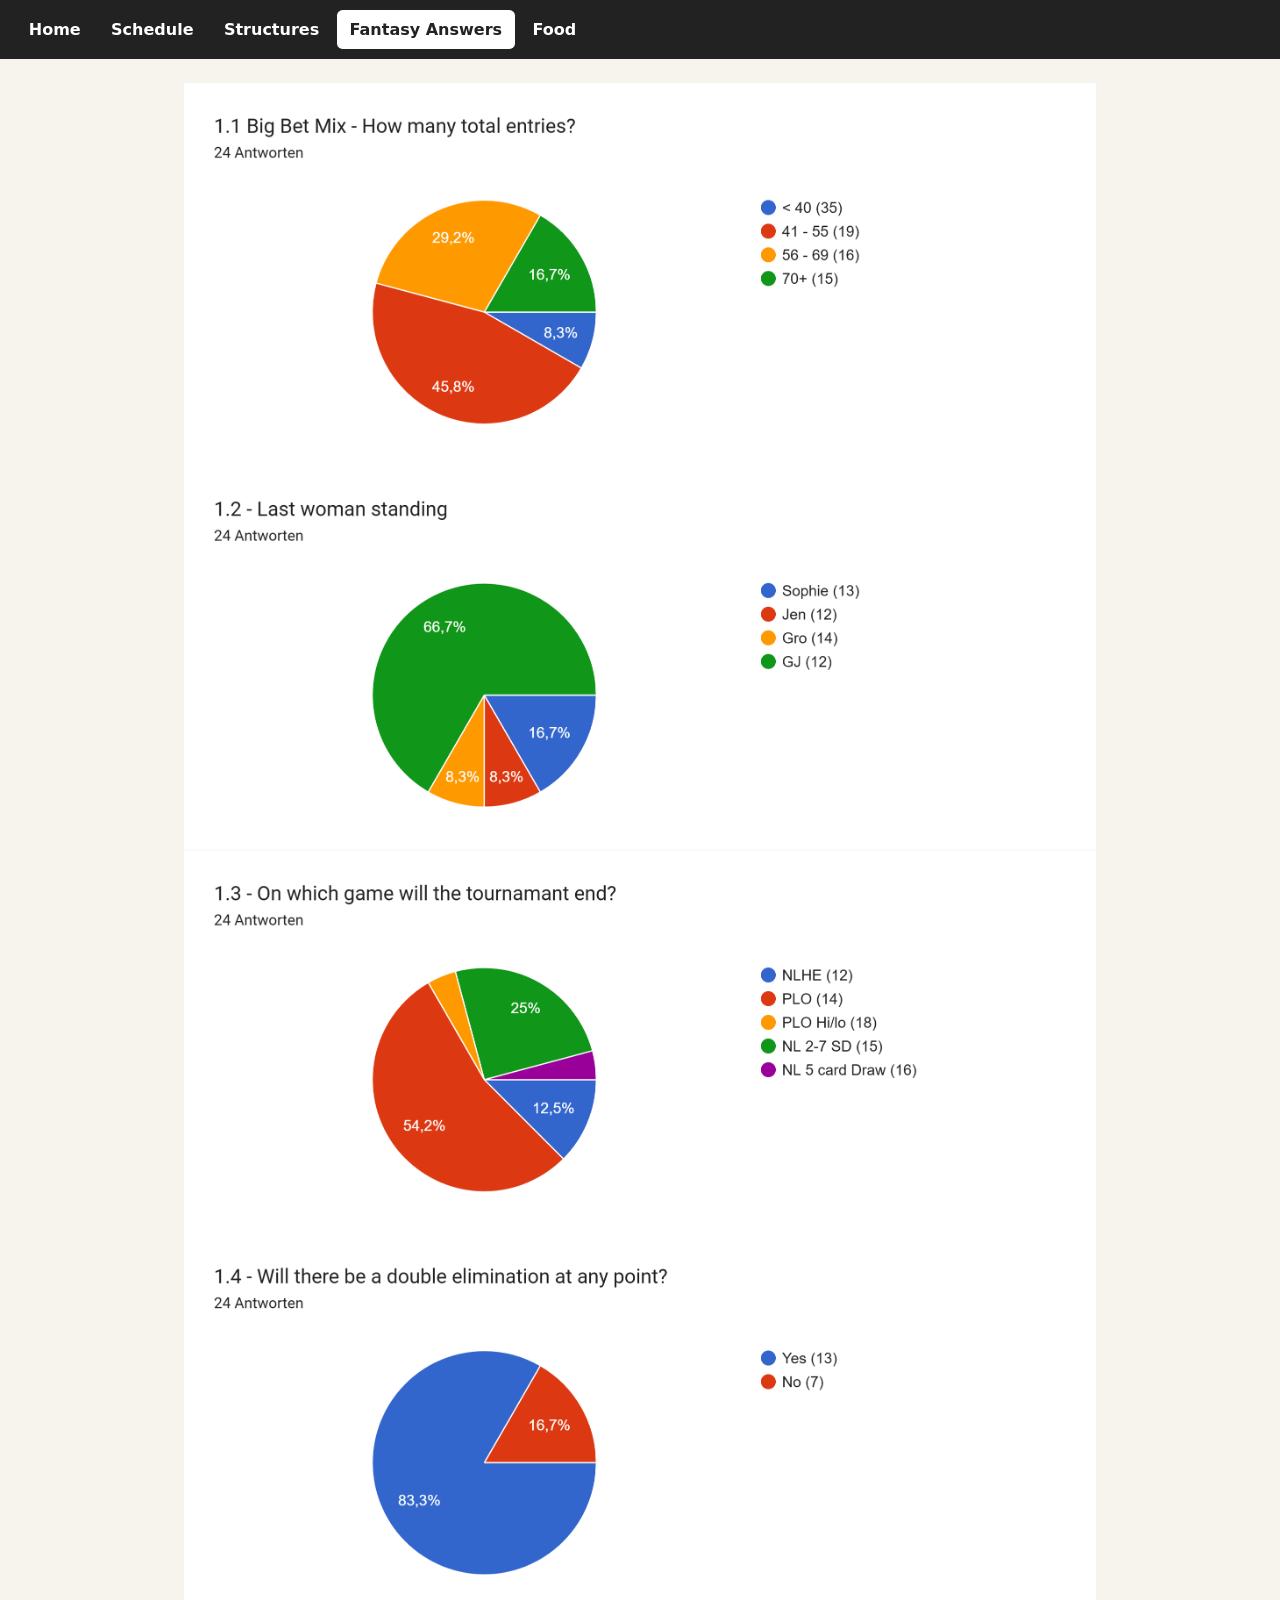
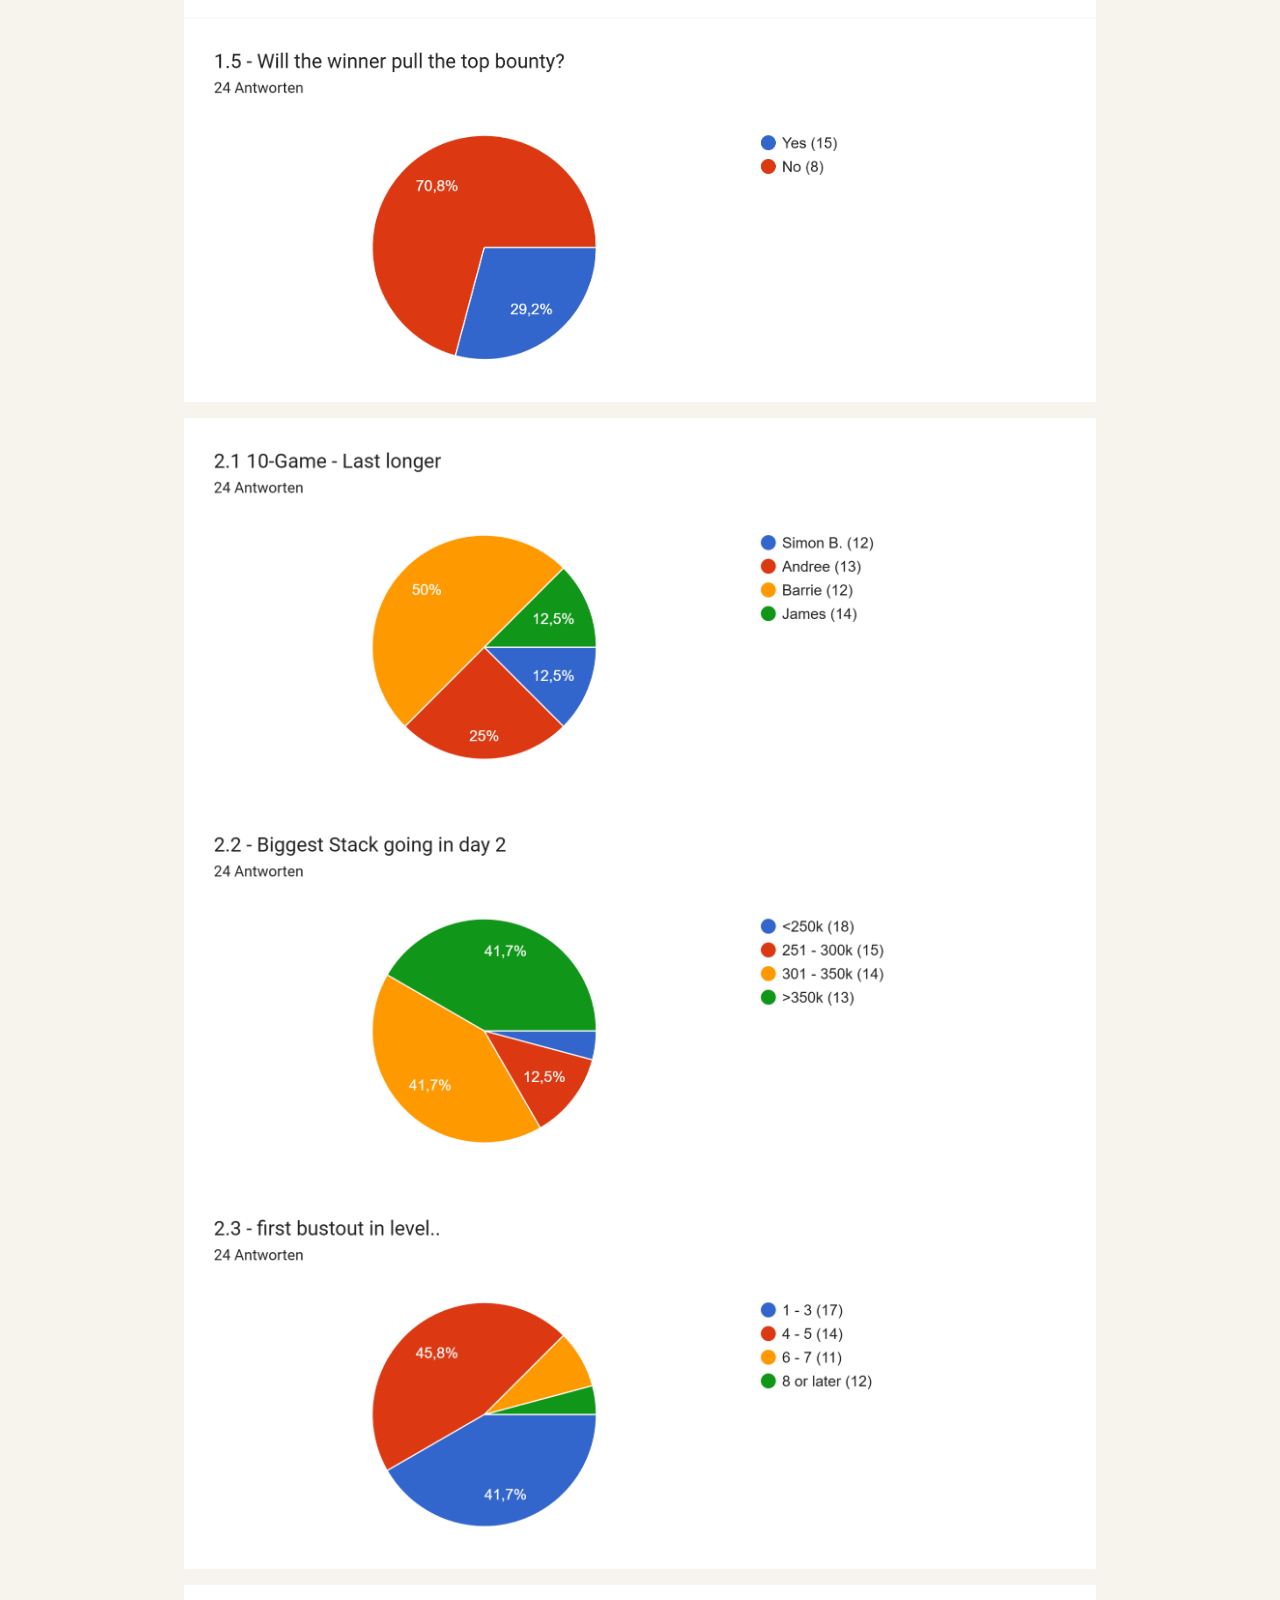
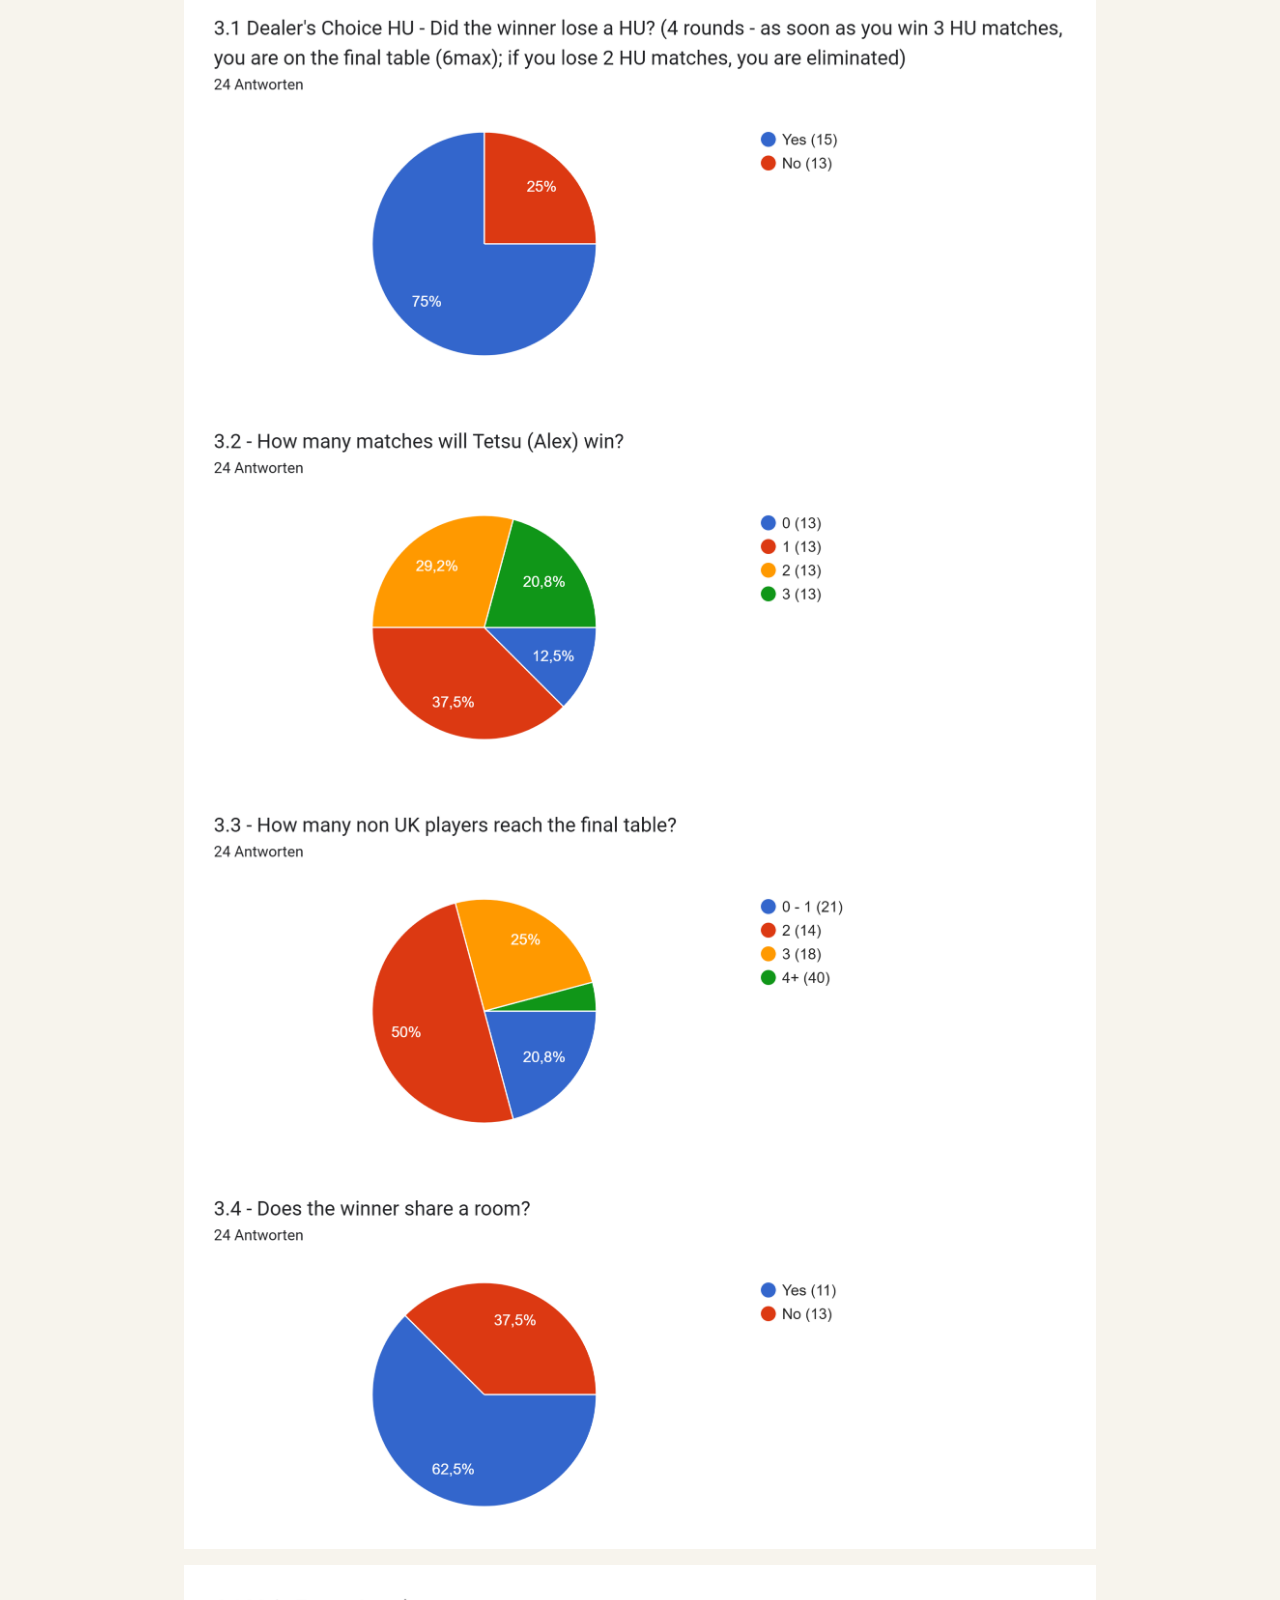
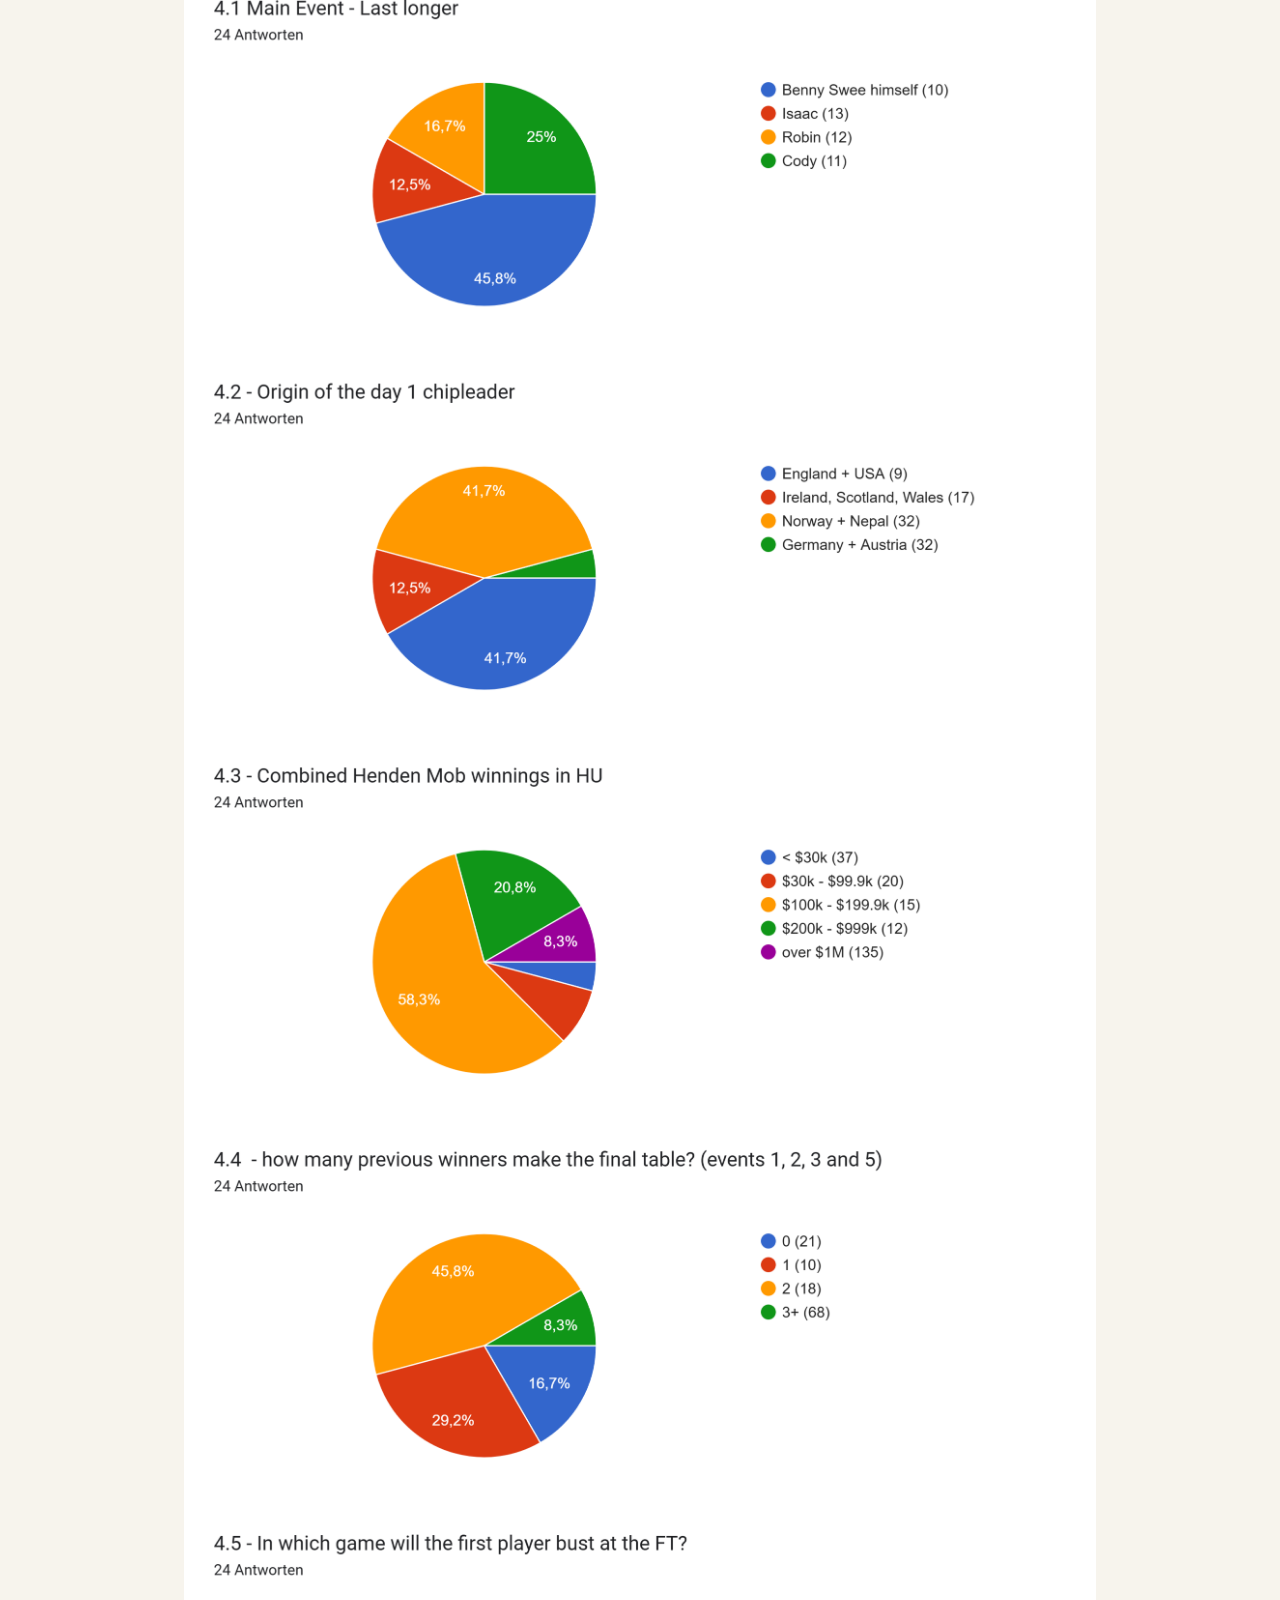
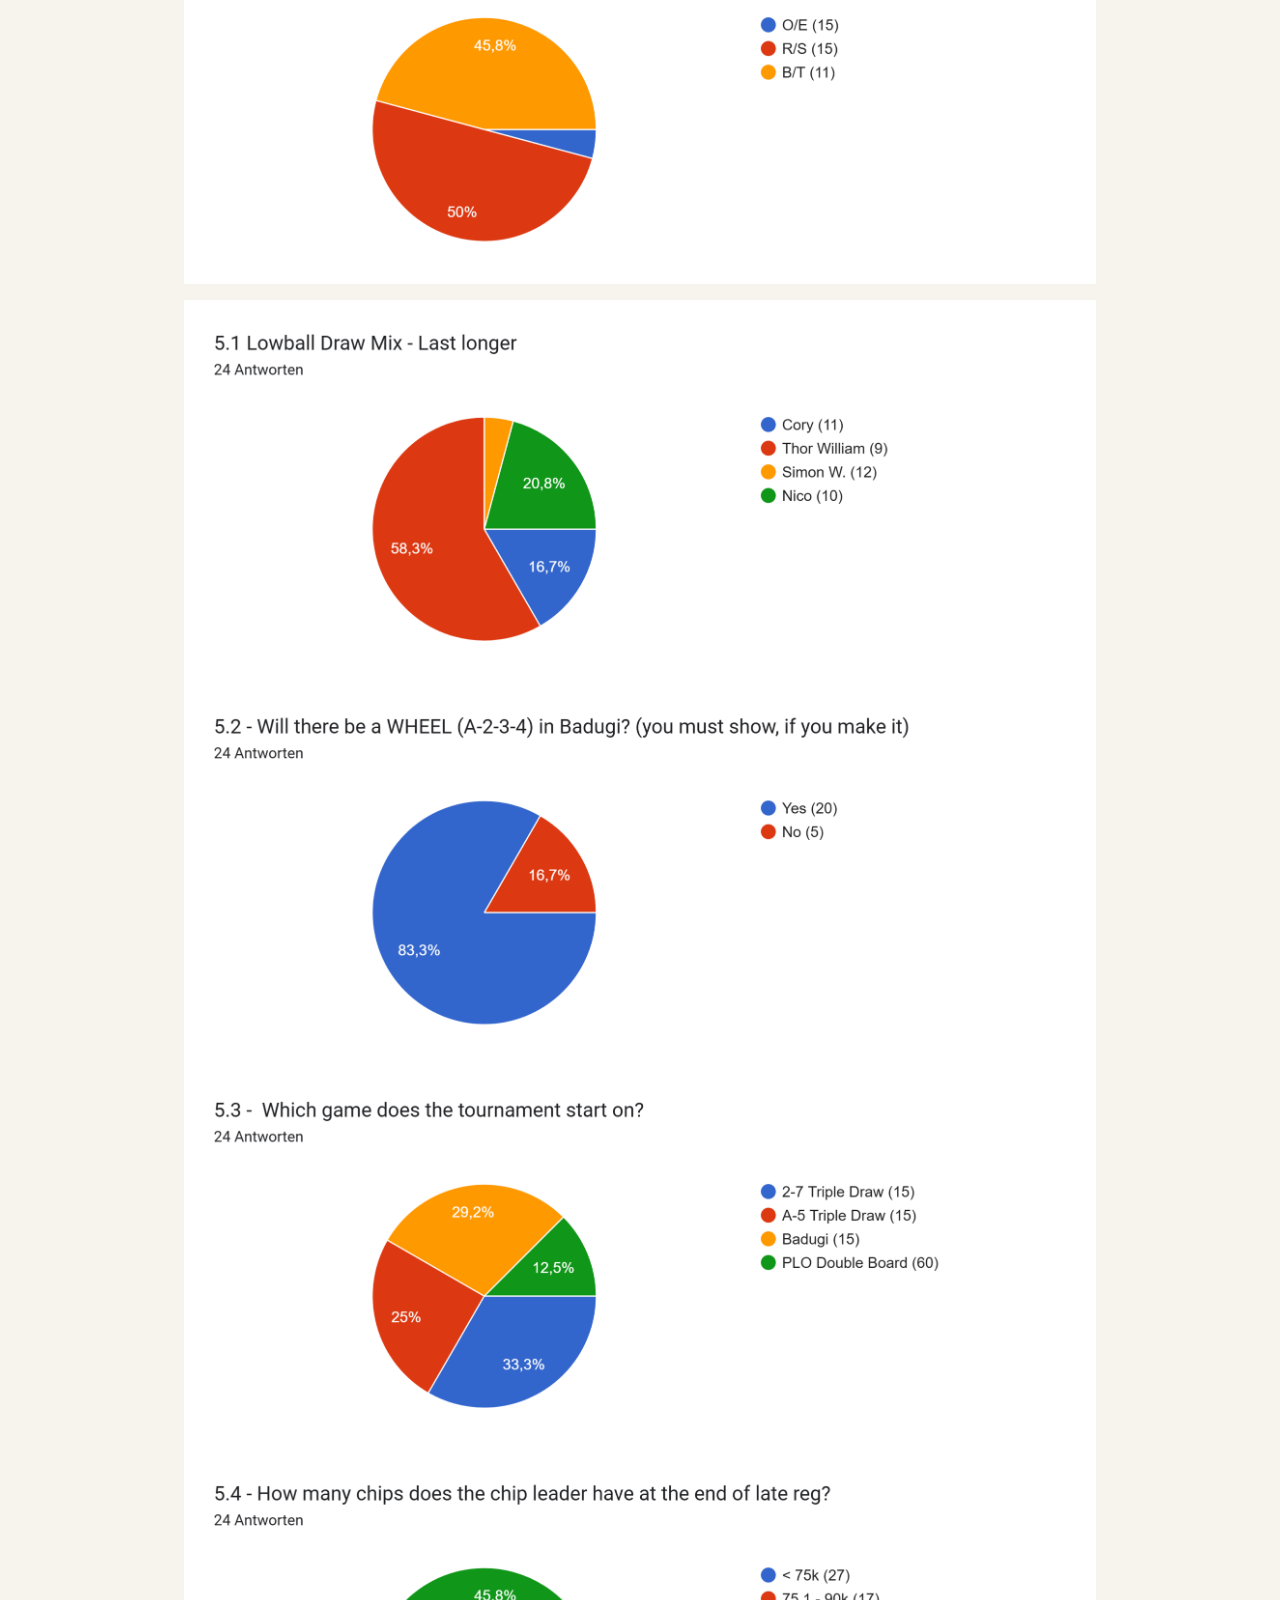
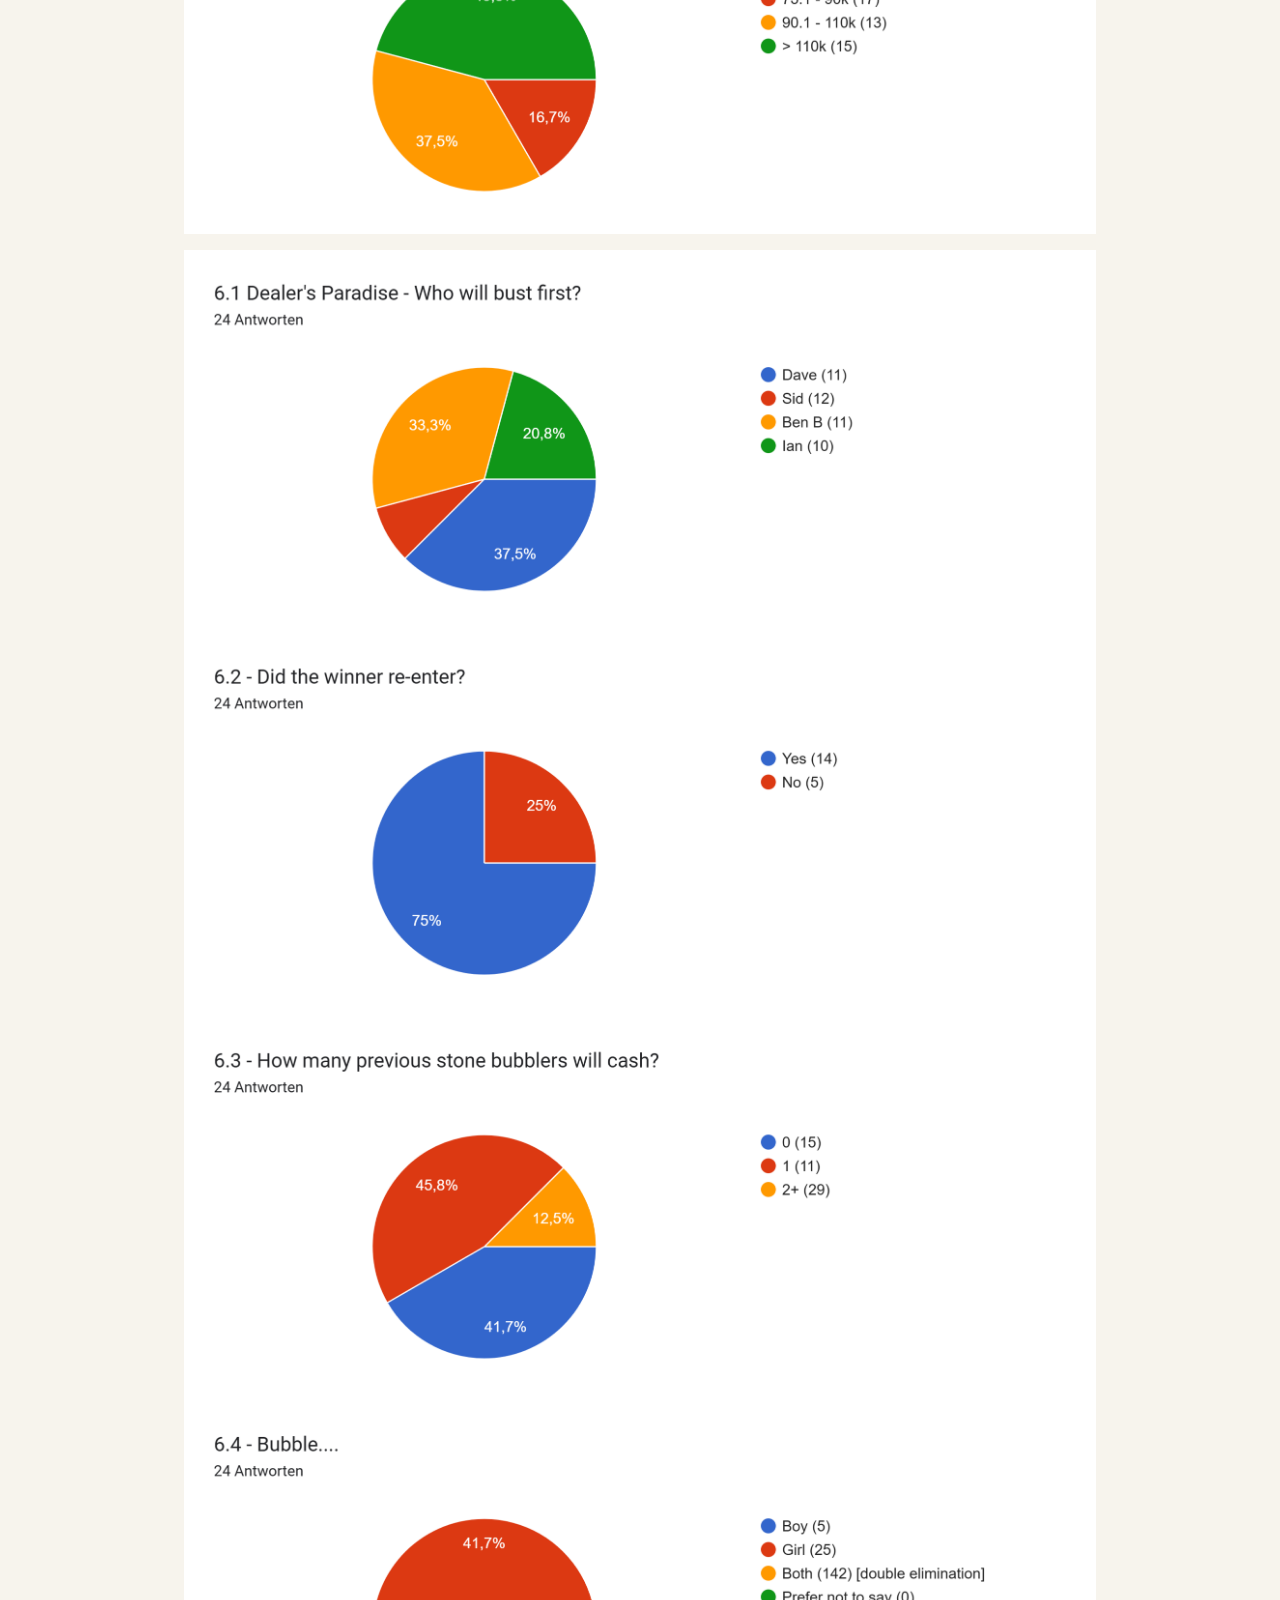
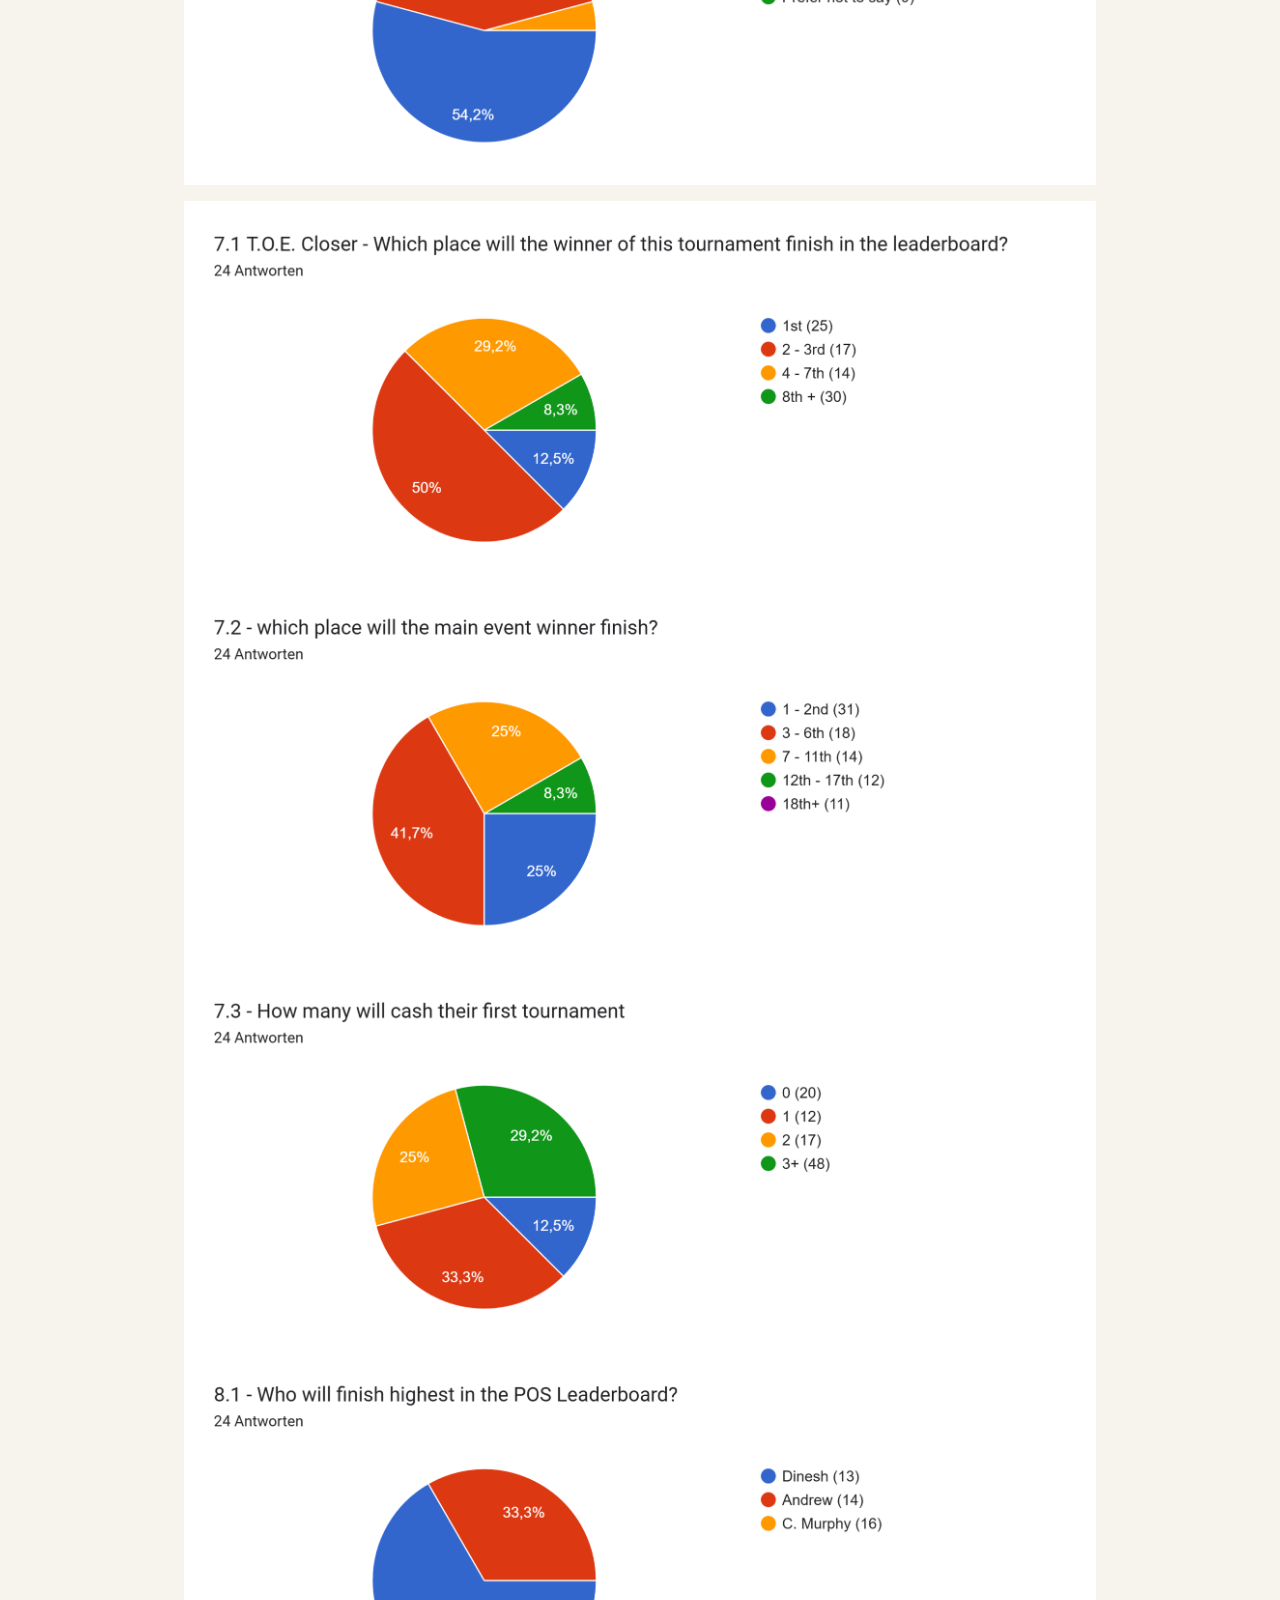
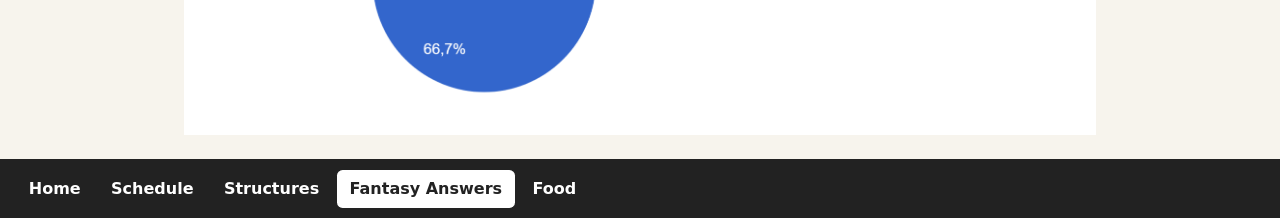
<file: fantasyanswers.html>
<!doctype html>
<html lang="en">
<head>
  <meta charset="utf-8">
  <meta name="viewport" content="width=device-width, initial-scale=1">
  <meta name="description" content="Swee-Jay fantasy answers">
  <title>Fantasy Answers | Swee-Jay</title>
  <link rel="stylesheet" href="style.css">
</head>
<body>
  <nav class="site-nav" aria-label="Primary navigation">
    <a href="index.html">Home</a>
    <a href="schedule.html">Schedule</a>
    <a href="structures.html">Structures</a>
    <a href="fantasyanswers.html" aria-current="page">Fantasy Answers</a>
    <a href="food.html">Food</a>
  </nav>
  <main>
    <div class="image-stack">
      <img src="images/fantasy_1.png" alt="Fantasy answer 1">
      <img src="images/fantasy_2.png" alt="Fantasy answer 2">
      <img src="images/fantasy_3.png" alt="Fantasy answer 3">
      <img src="images/fantasy_4.png" alt="Fantasy answer 4">
      <img src="images/fantasy_5.png" alt="Fantasy answer 5">
      <img src="images/fantasy_6.png" alt="Fantasy answer 6">
      <img src="images/fantasy_7.png" alt="Fantasy answer 7">
    </div>
  </main>
  <nav class="site-nav" aria-label="Footer navigation">
    <a href="index.html">Home</a>
    <a href="schedule.html">Schedule</a>
    <a href="structures.html">Structures</a>
    <a href="fantasyanswers.html" aria-current="page">Fantasy Answers</a>
    <a href="food.html">Food</a>
  </nav>
</body>
</html>
</file>
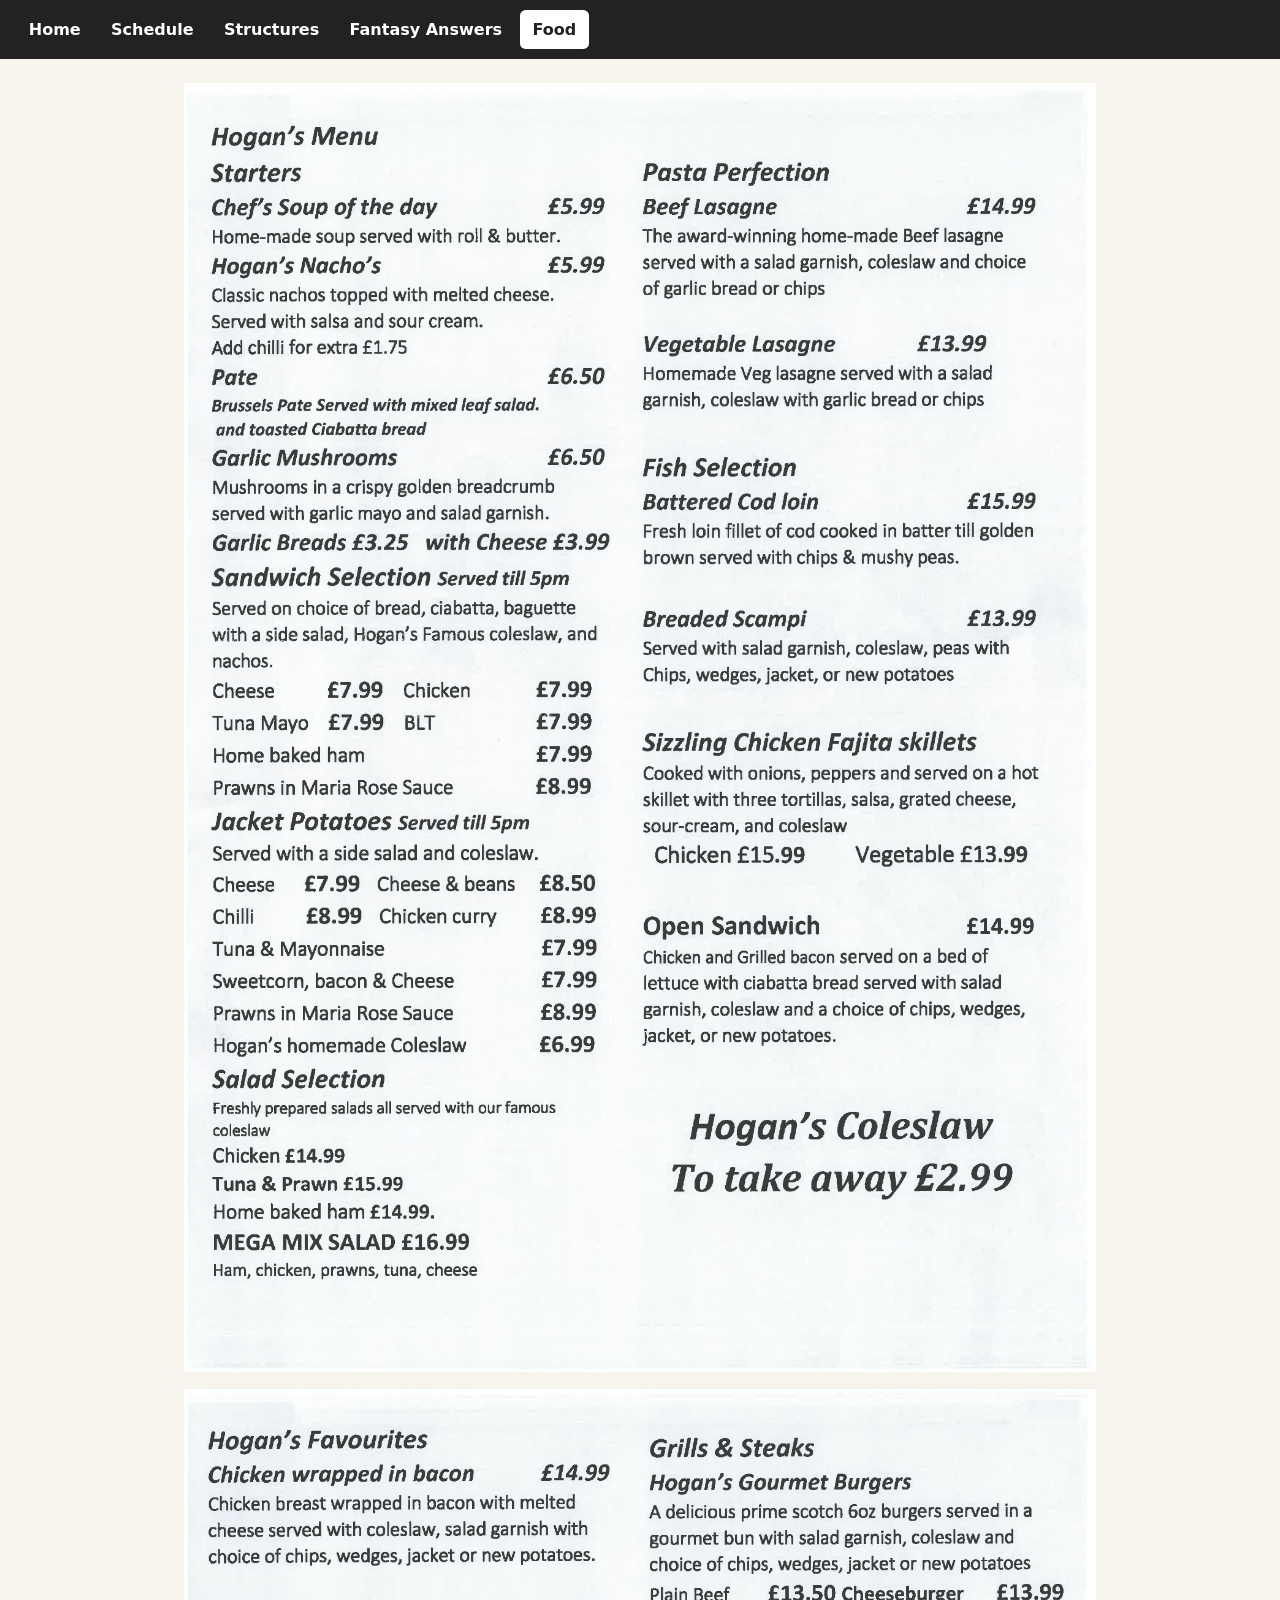
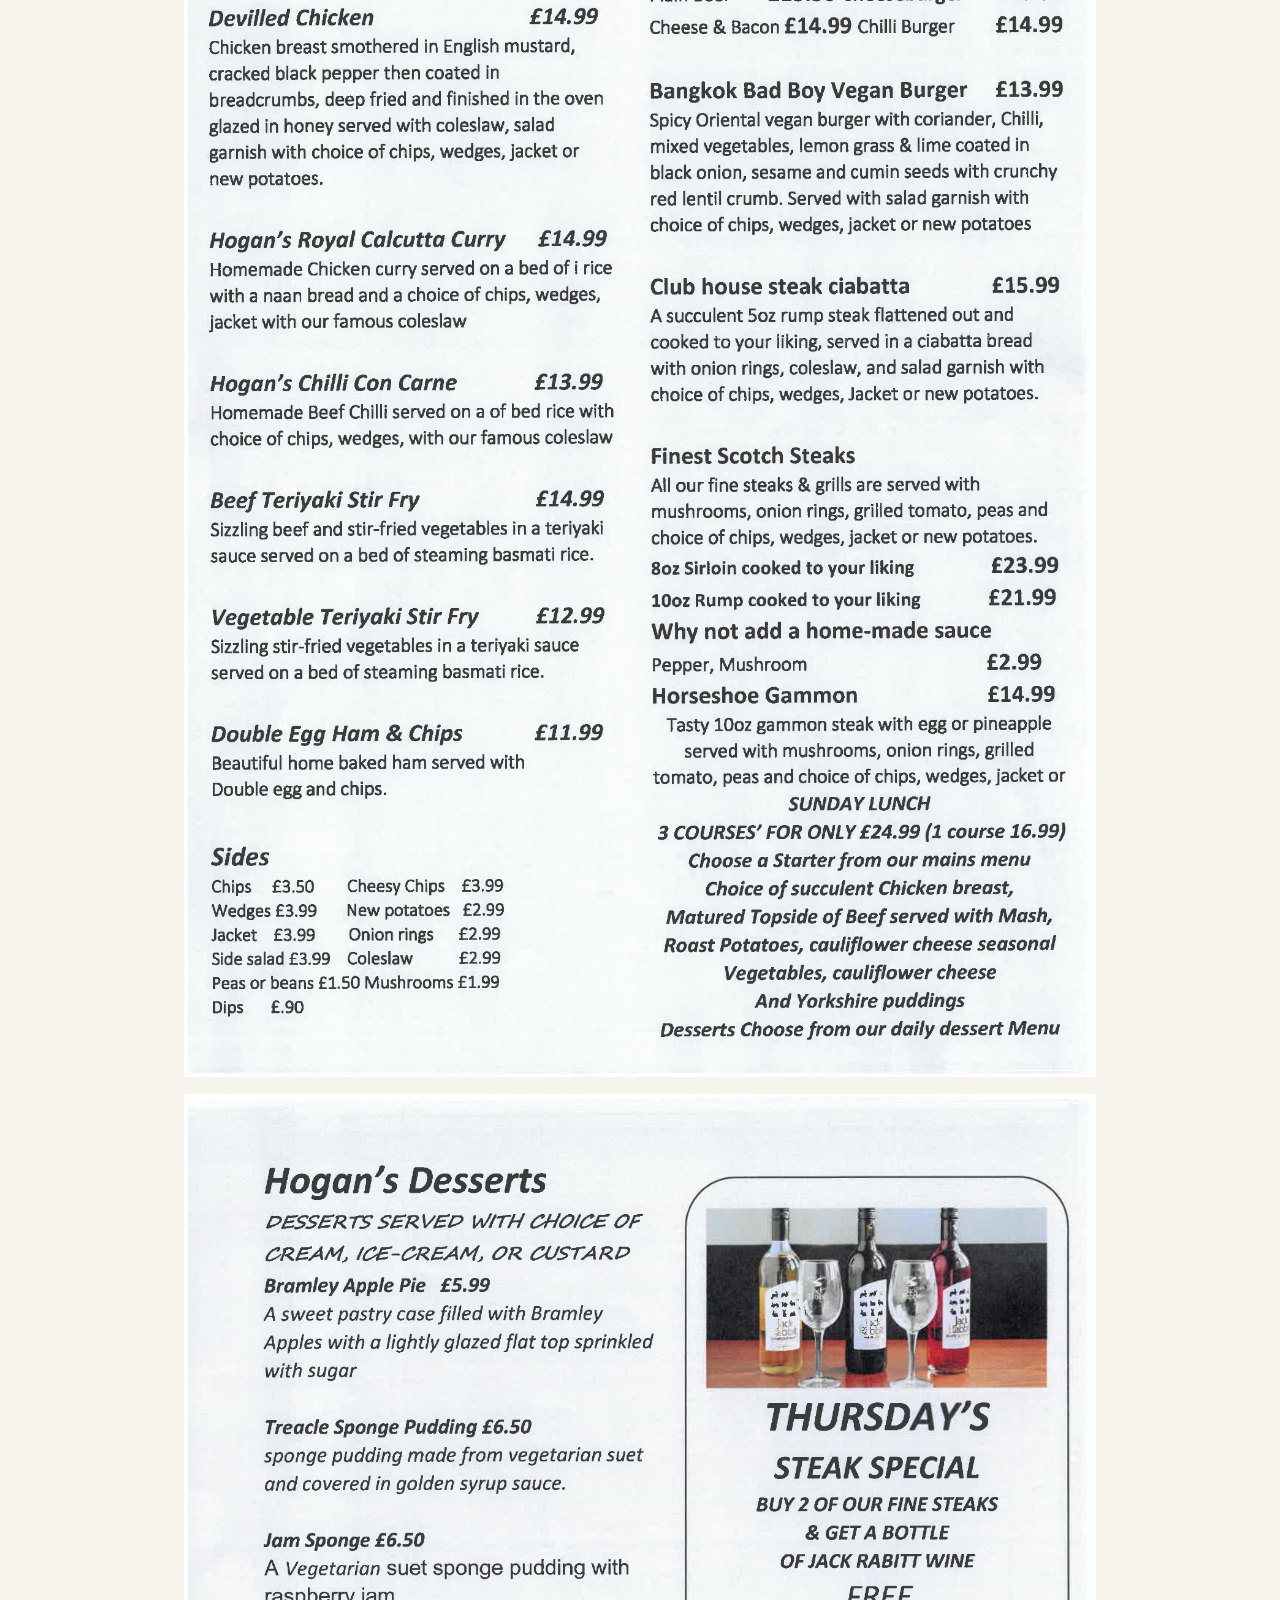
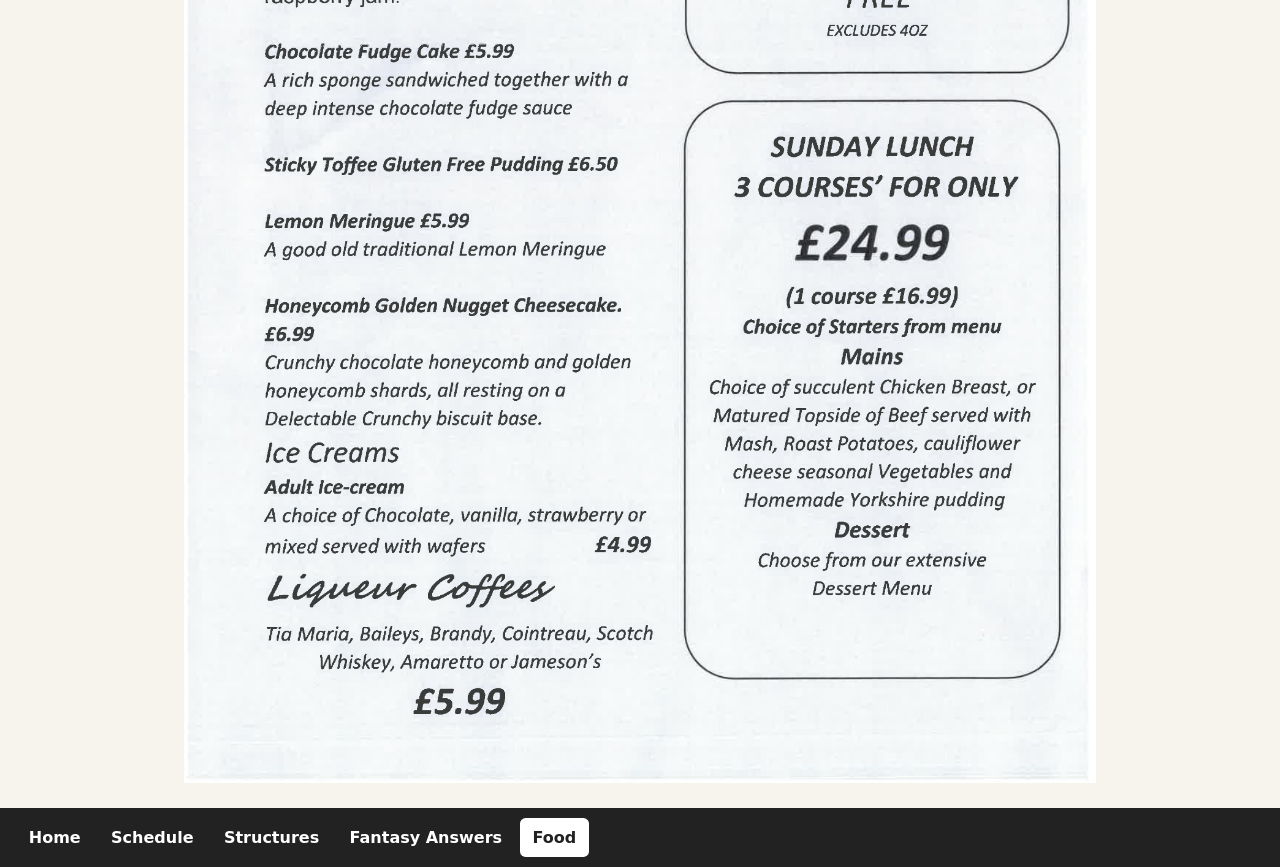
<file: food.html>
<!doctype html>
<html lang="en">
<head>
  <meta charset="utf-8">
  <meta name="viewport" content="width=device-width, initial-scale=1">
  <meta name="description" content="Swee-Jay food">
  <title>Food | Swee-Jay</title>
  <link rel="stylesheet" href="style.css">
</head>
<body>
  <nav class="site-nav" aria-label="Primary navigation">
    <a href="index.html">Home</a>
    <a href="schedule.html">Schedule</a>
    <a href="structures.html">Structures</a>
    <a href="fantasyanswers.html">Fantasy Answers</a>
    <a href="food.html" aria-current="page">Food</a>
  </nav>
  <main>
    <div class="image-stack">
      <img src="images/hogan1.png" alt="Food information 1">
      <img src="images/hogan2.png" alt="Food information 2">
      <img src="images/hogan3.png" alt="Food information 3">
    </div>
  </main>
  <nav class="site-nav" aria-label="Footer navigation">
    <a href="index.html">Home</a>
    <a href="schedule.html">Schedule</a>
    <a href="structures.html">Structures</a>
    <a href="fantasyanswers.html">Fantasy Answers</a>
    <a href="food.html" aria-current="page">Food</a>
  </nav>
</body>
</html>
</file>
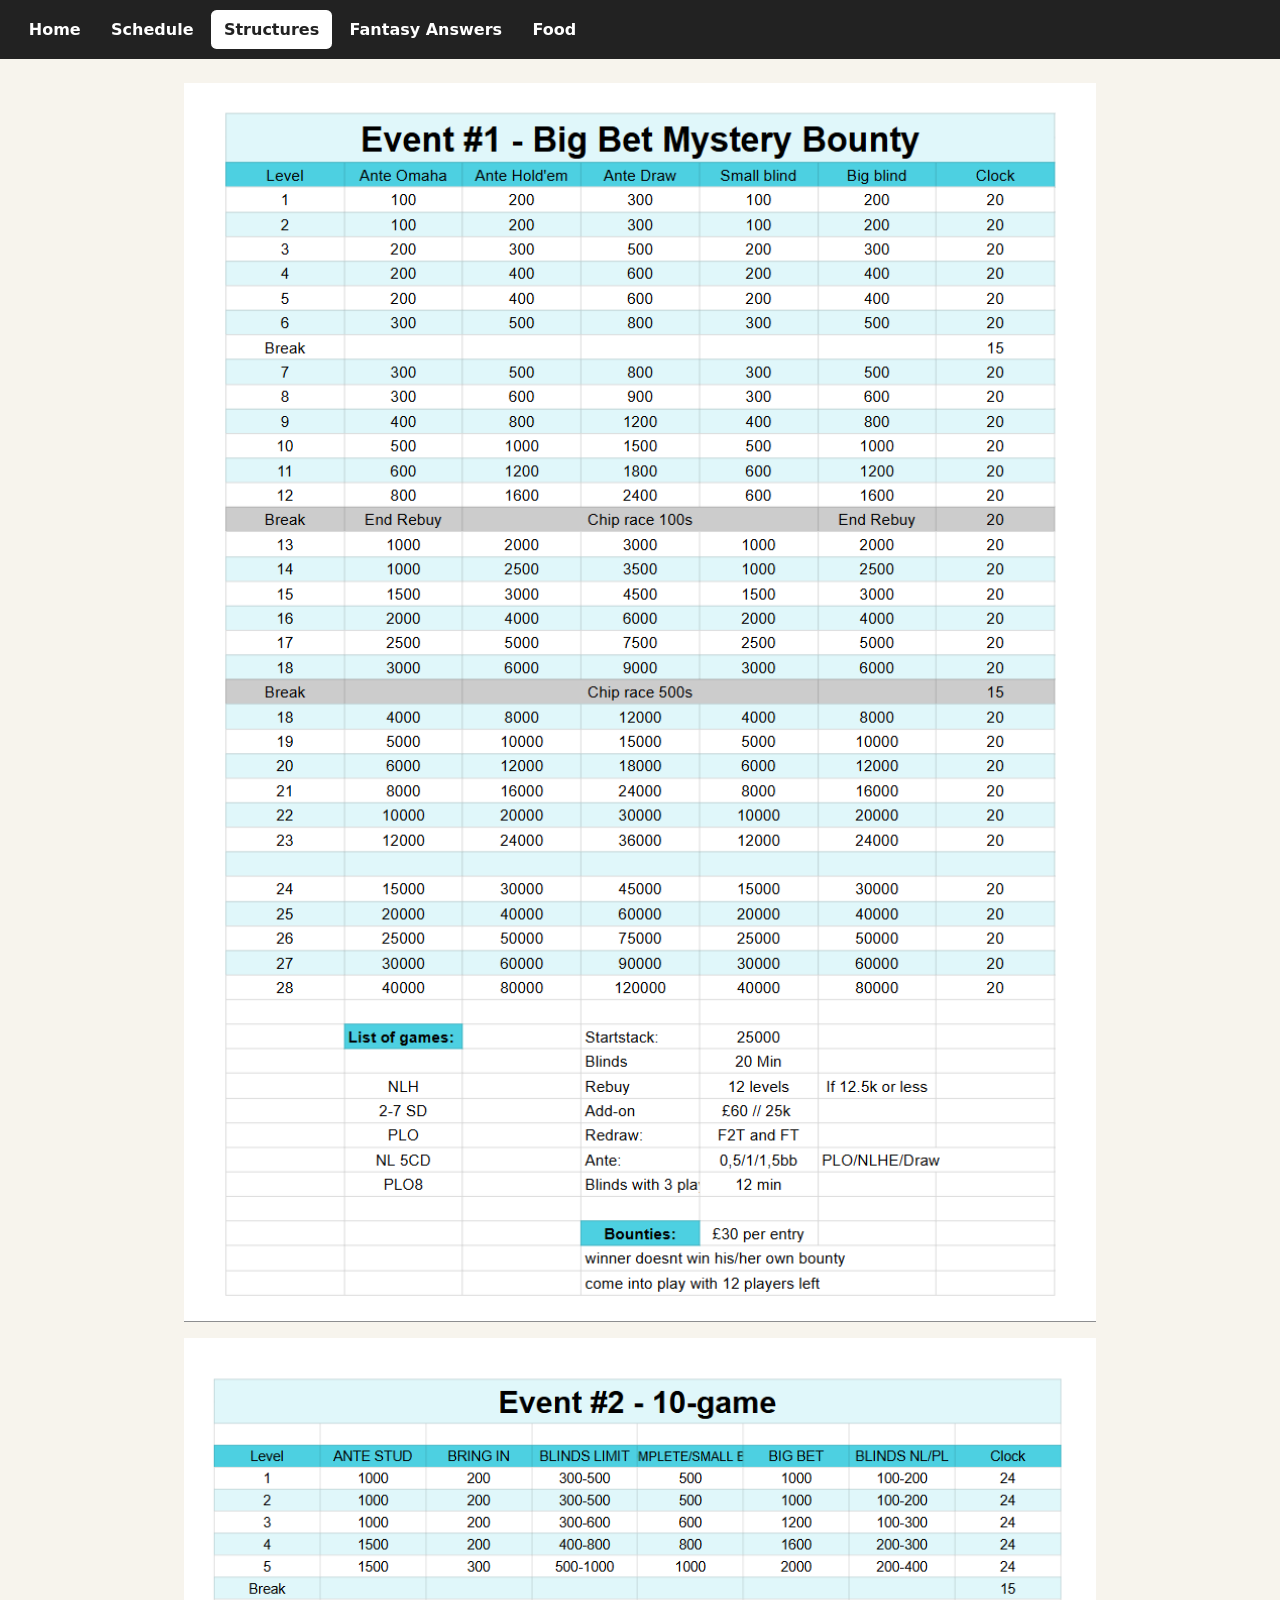
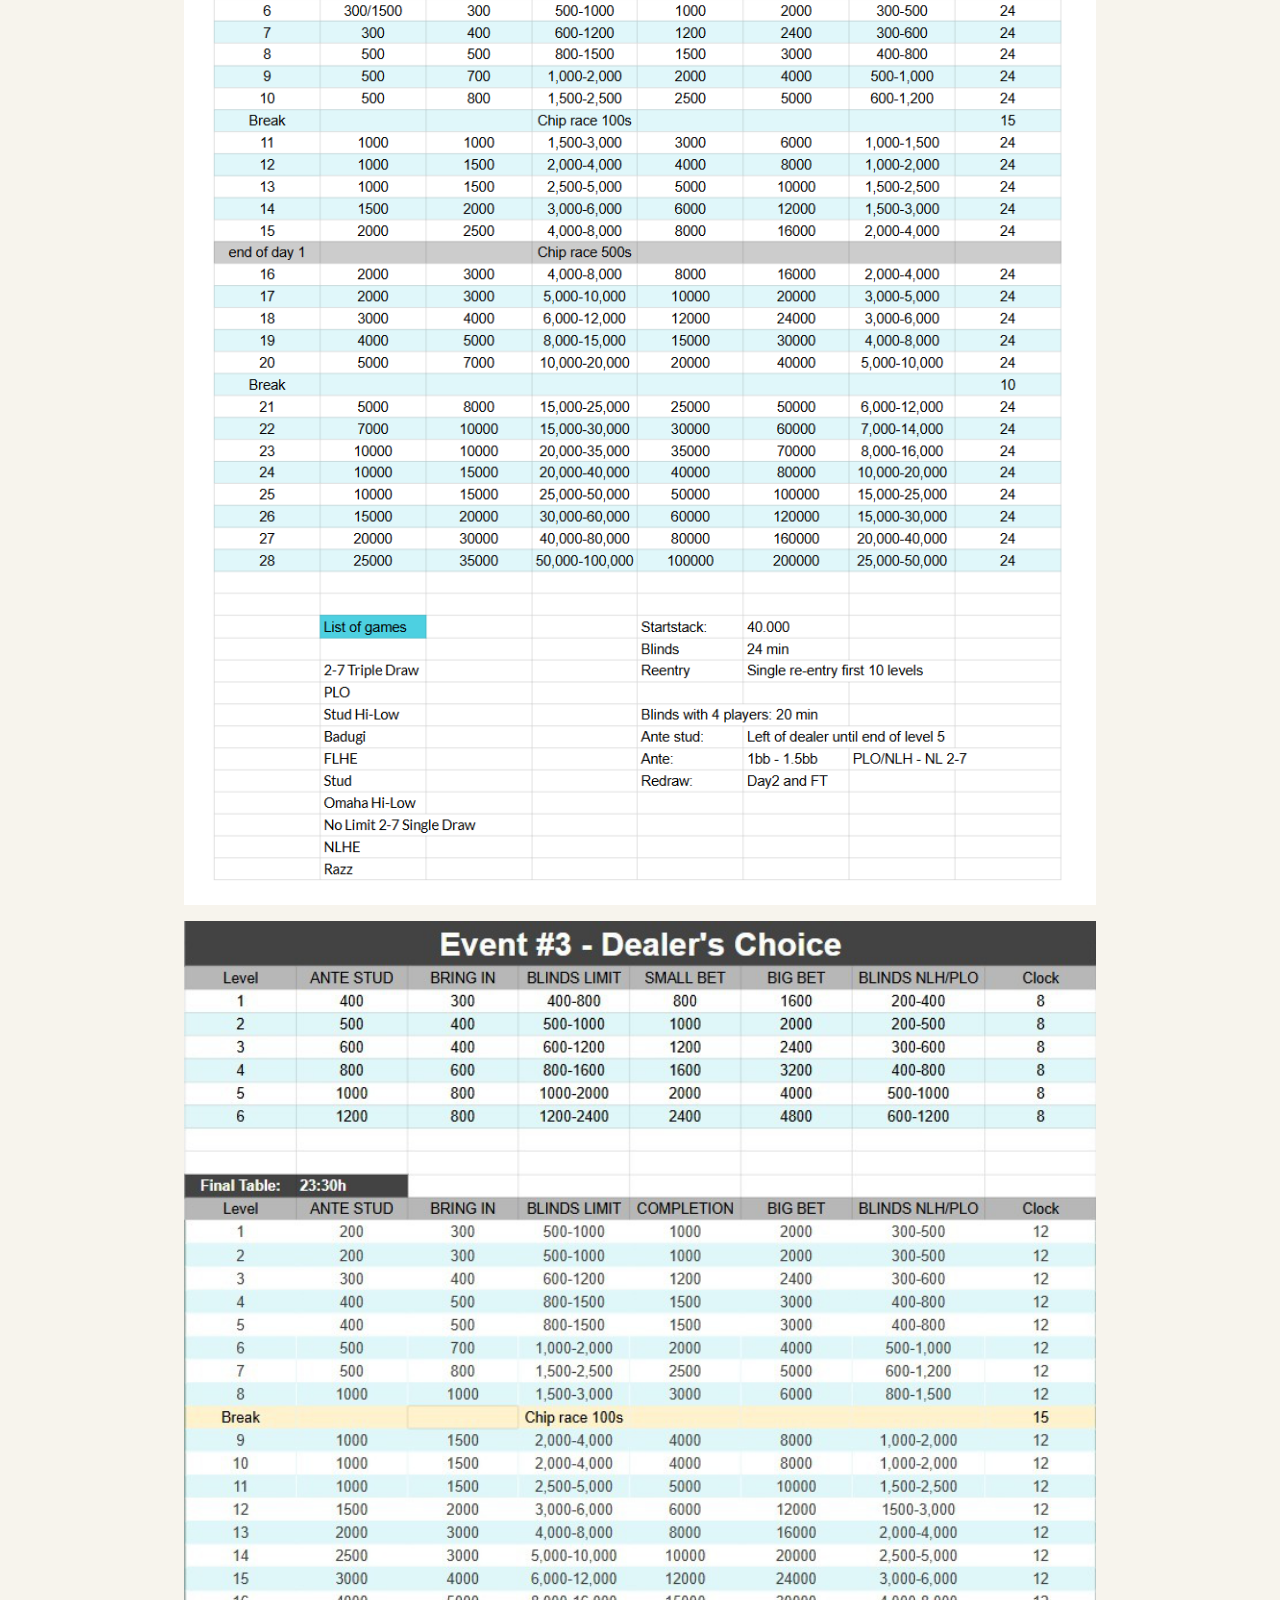
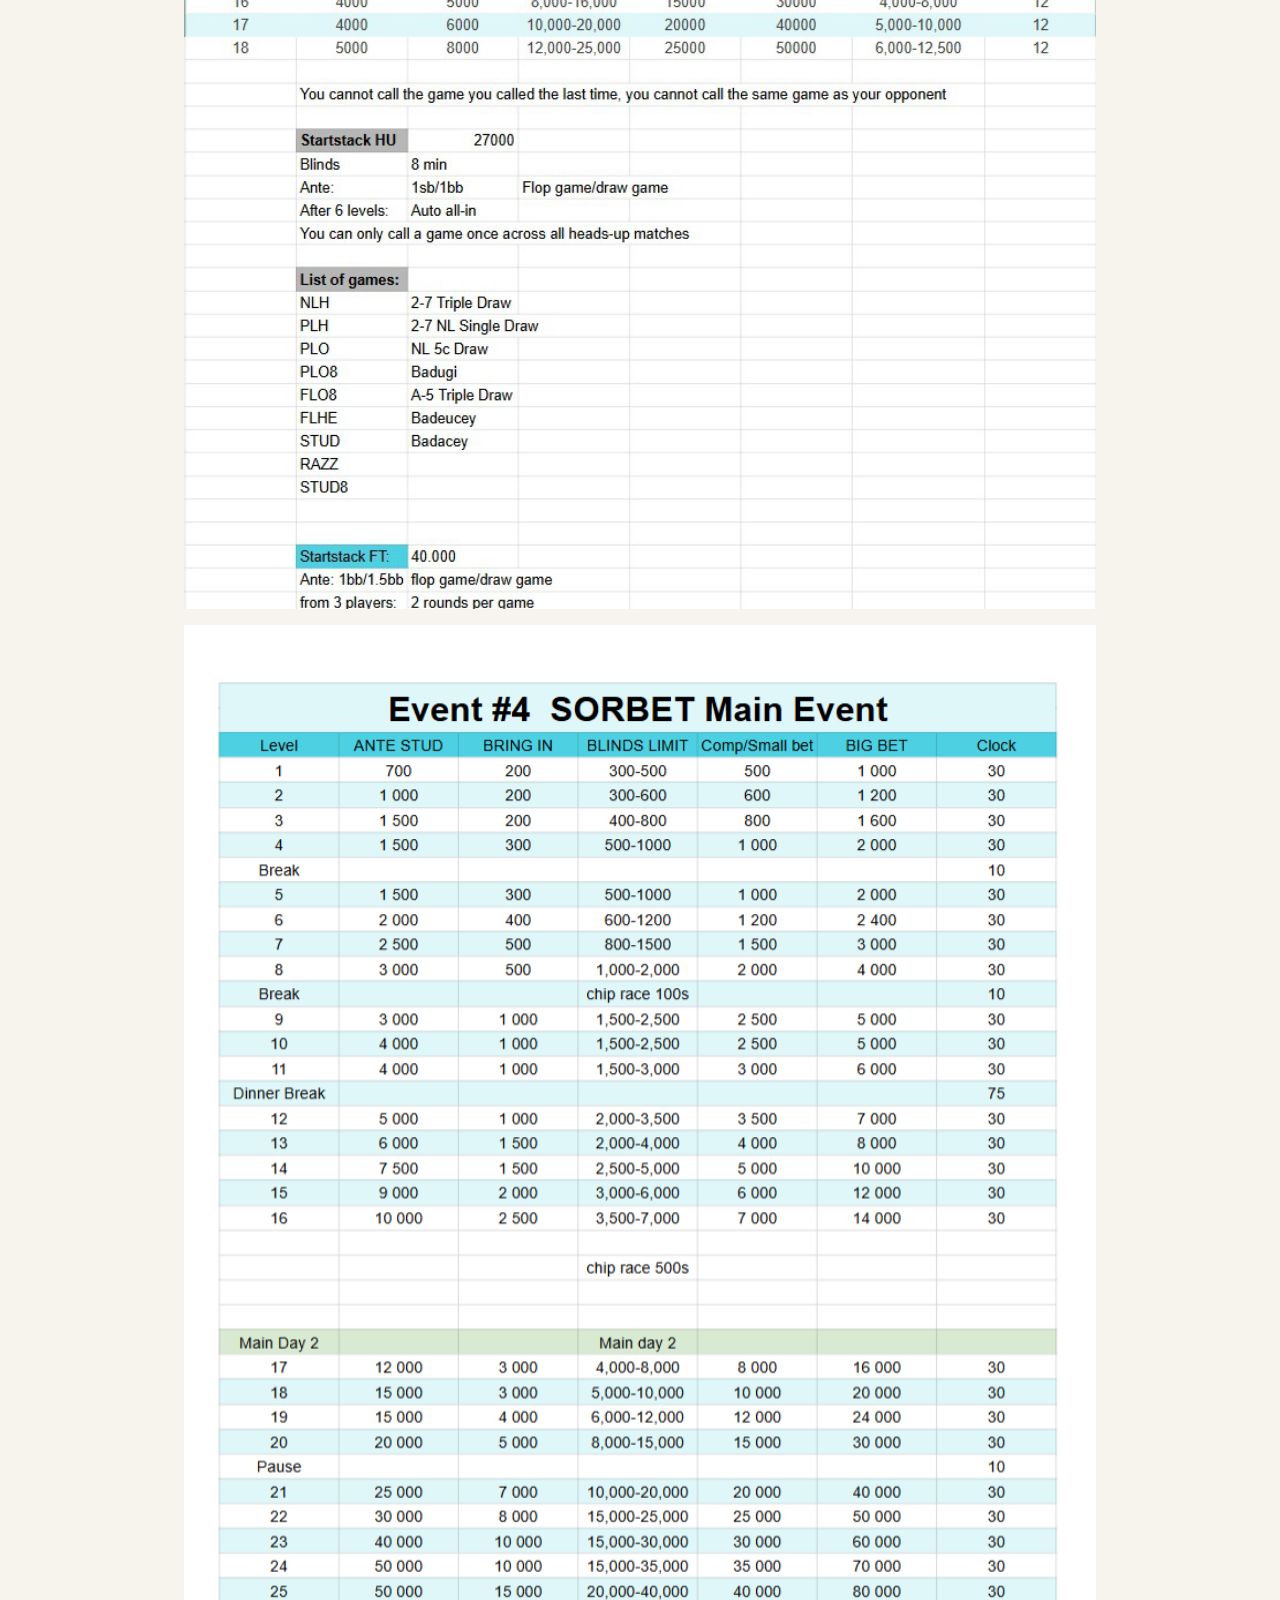
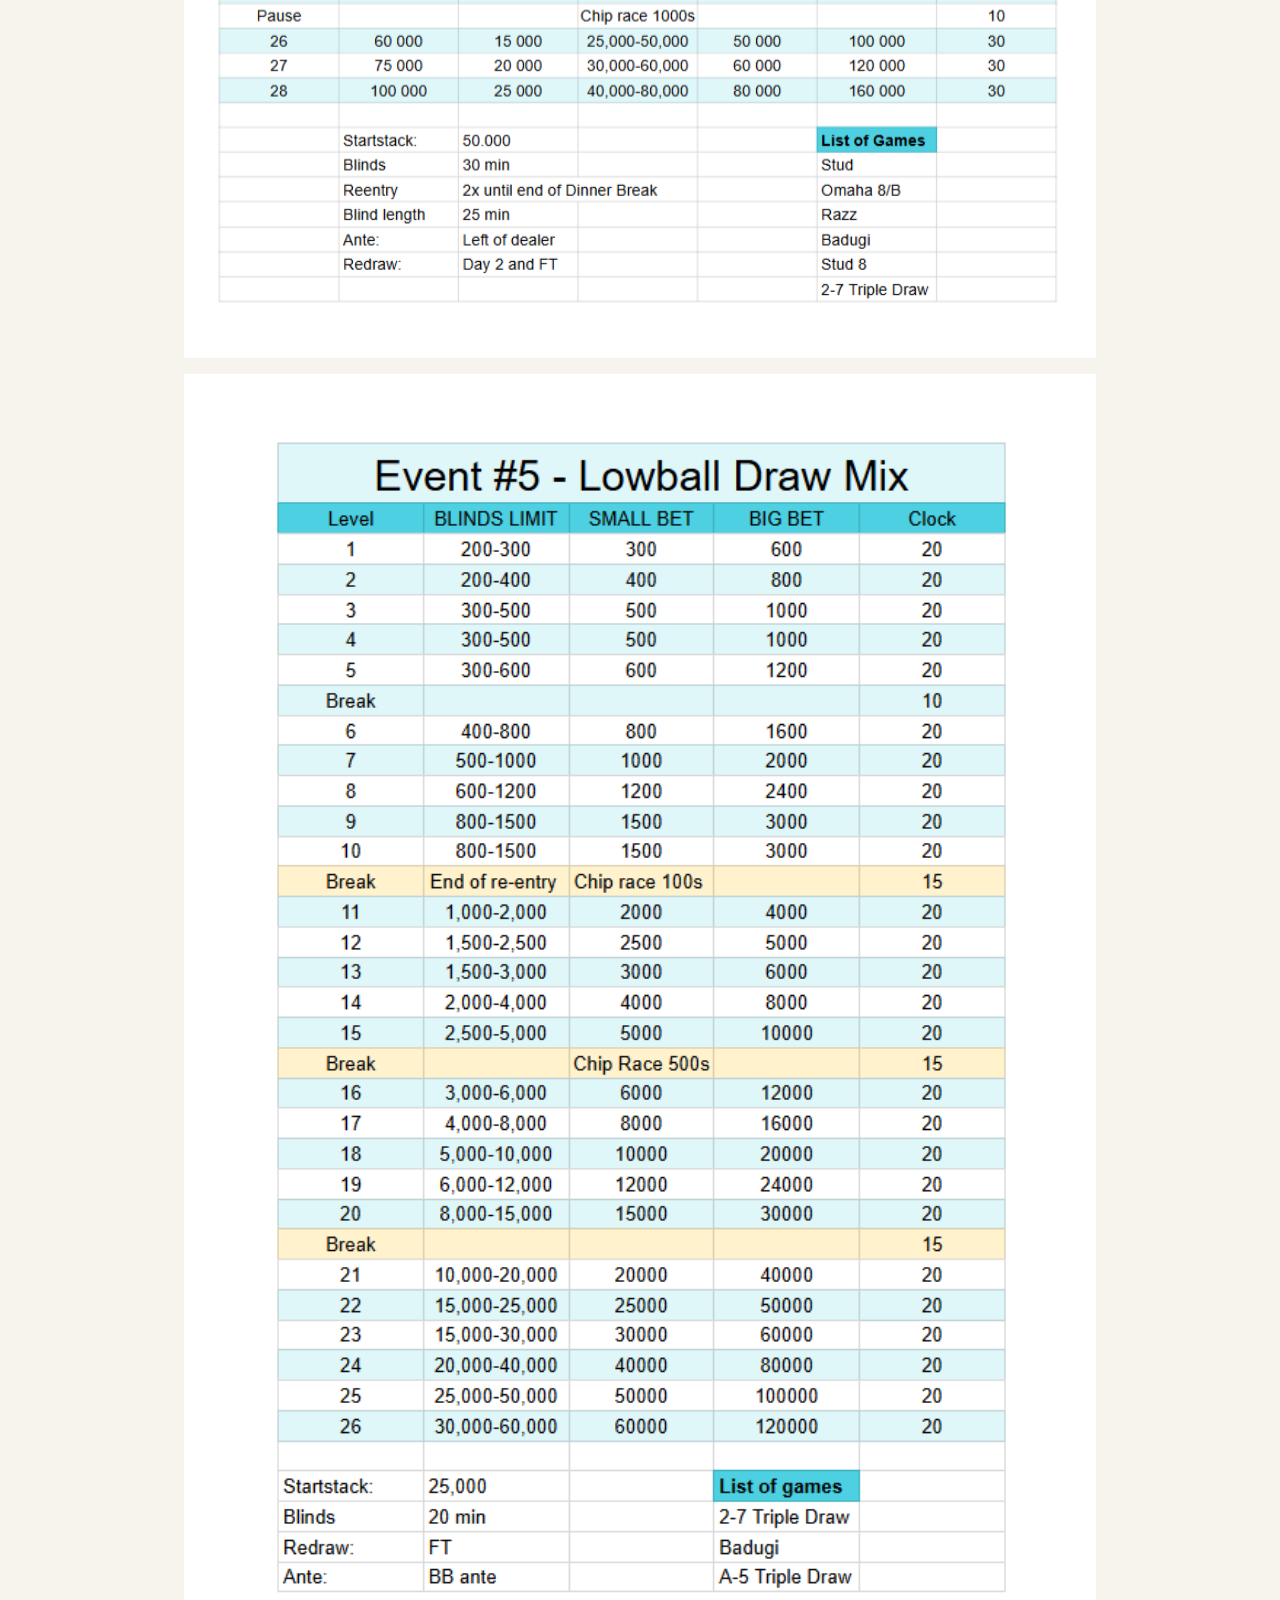
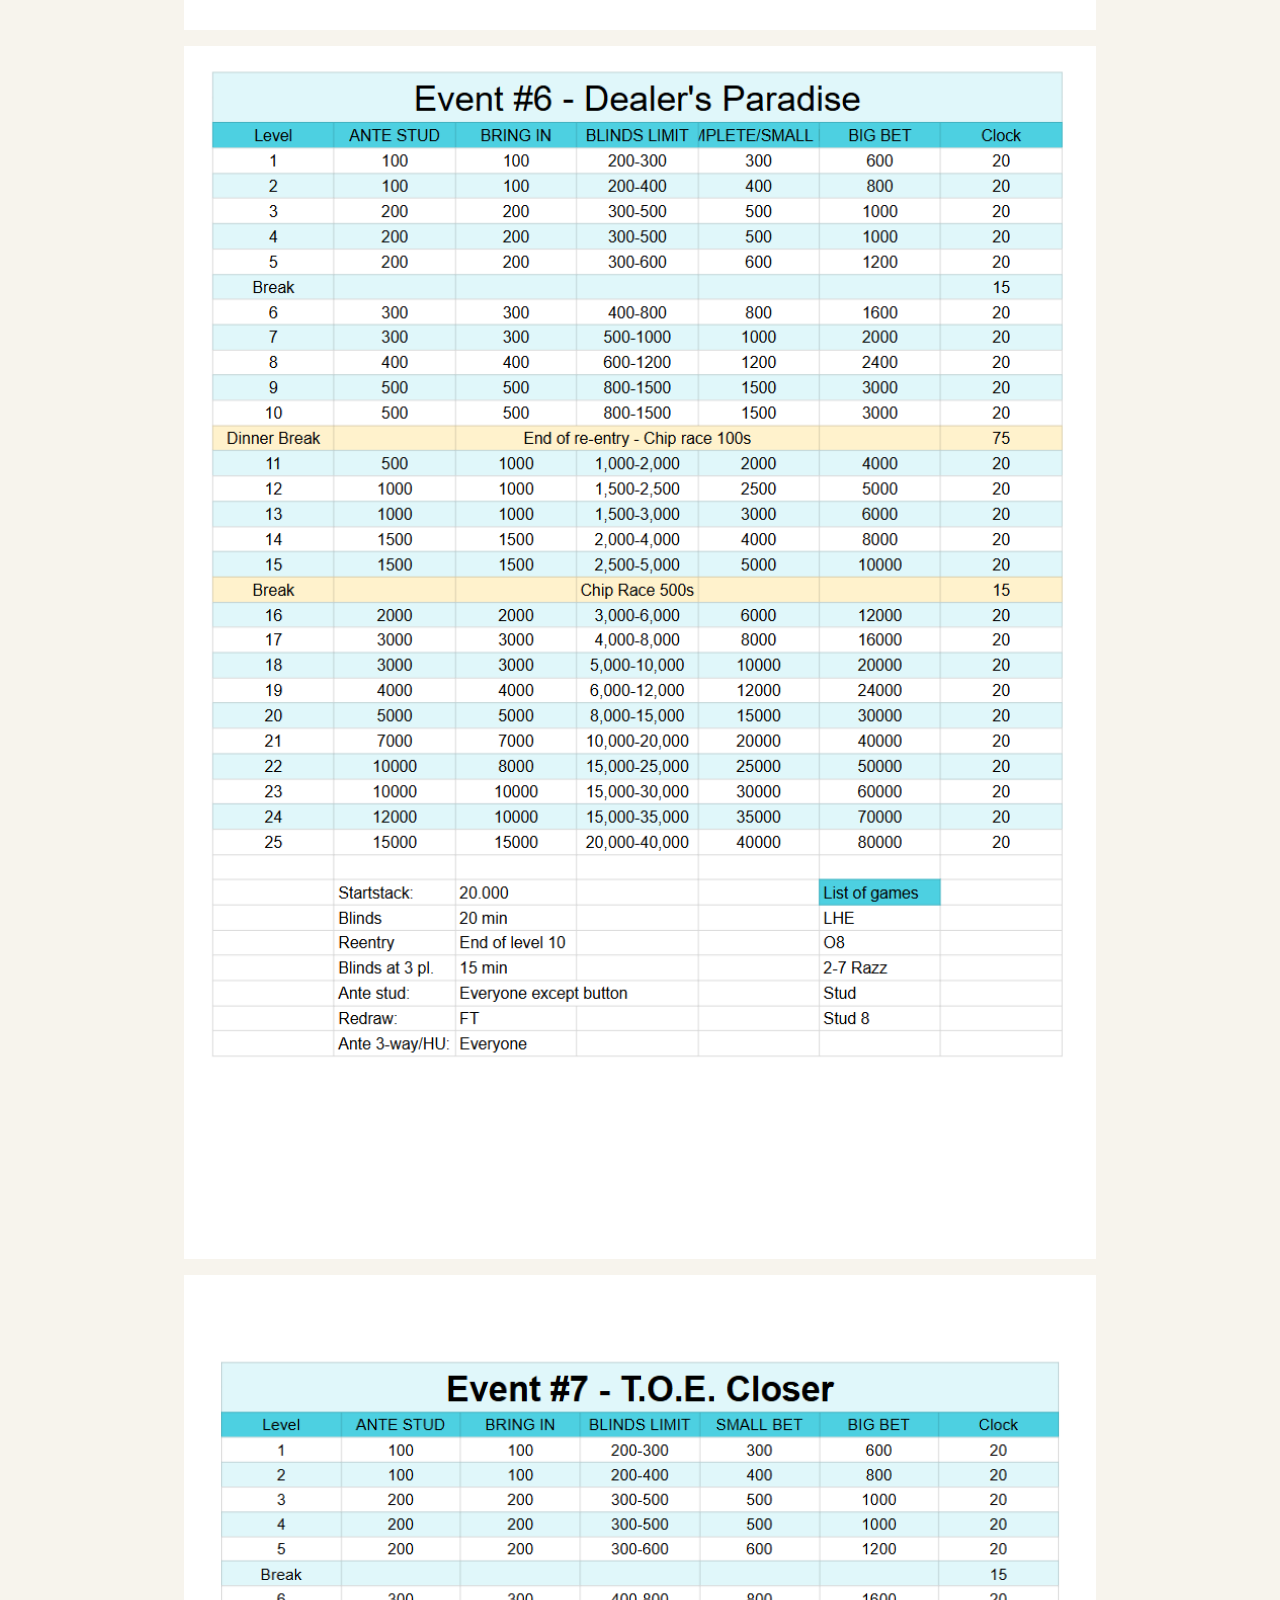
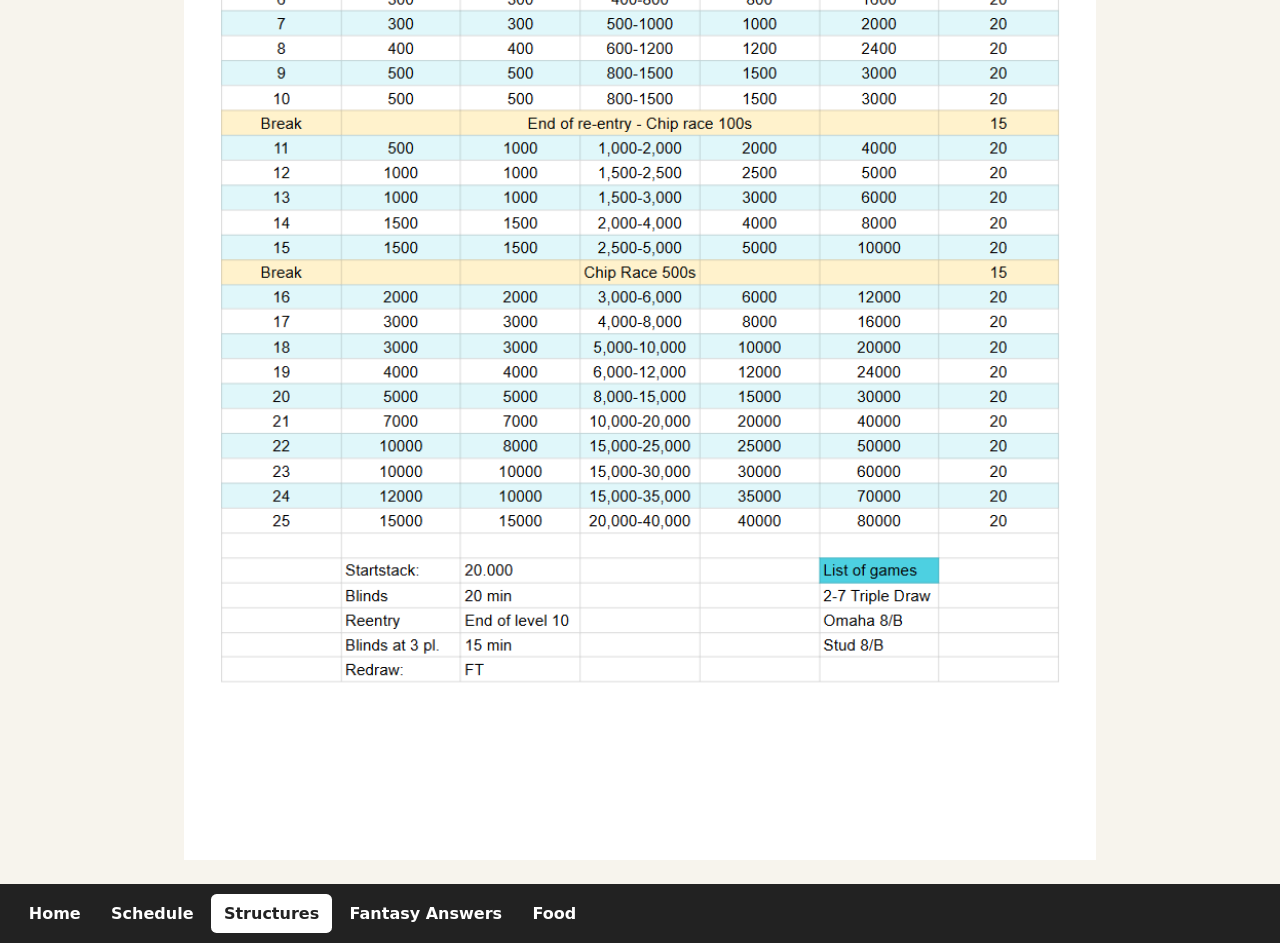
<file: structures.html>
<!doctype html>
<html lang="en">
<head>
  <meta charset="utf-8">
  <meta name="viewport" content="width=device-width, initial-scale=1">
  <meta name="description" content="Swee-Jay structures">
  <title>Structures | Swee-Jay</title>
  <link rel="stylesheet" href="style.css">
</head>
<body>
  <nav class="site-nav" aria-label="Primary navigation">
    <a href="index.html">Home</a>
    <a href="schedule.html">Schedule</a>
    <a href="structures.html" aria-current="page">Structures</a>
    <a href="fantasyanswers.html">Fantasy Answers</a>
    <a href="food.html">Food</a>
  </nav>
  <main>
    <div class="image-stack">
      <img src="images/event_1.png" alt="Structure 1">
      <img src="images/event_2.png" alt="Structure 2">
      <img src="images/event_3.png" alt="Structure 3">
      <img src="images/event_4.png" alt="Structure 4">
      <img src="images/event_5.png" alt="Structure 5">
      <img src="images/event_6.png" alt="Structure 6">
      <img src="images/event_7.png" alt="Structure 7">
    </div>
  </main>
  <nav class="site-nav" aria-label="Footer navigation">
    <a href="index.html">Home</a>
    <a href="schedule.html">Schedule</a>
    <a href="structures.html" aria-current="page">Structures</a>
    <a href="fantasyanswers.html">Fantasy Answers</a>
    <a href="food.html">Food</a>
  </nav>
</body>
</html>
</file>
<file: style.css>
:root {
  color-scheme: light;
  font-family: system-ui, -apple-system, BlinkMacSystemFont, "Segoe UI", sans-serif;
  background: #f7f4ed;
  color: #222;
}

* {
  box-sizing: border-box;
}

body {
  margin: 0;
  min-width: 0;
}

.site-nav {
  display: flex;
  gap: 0.3rem;
  overflow-x: auto;
  padding: 0.65rem max(1rem, env(safe-area-inset-right)) 0.65rem max(1rem, env(safe-area-inset-left));
  background: #222;
  -webkit-overflow-scrolling: touch;
}

.site-nav a {
  flex: 0 0 auto;
  padding: 0.6rem 0.8rem;
  border-radius: 0.35rem;
  color: #fff;
  font-weight: 700;
  line-height: 1.2;
  text-decoration: none;
}

.site-nav a:hover,
.site-nav a:focus-visible,
.site-nav a[aria-current="page"] {
  background: #fff;
  color: #222;
}

main {
  width: min(100%, 60rem);
  margin: 0 auto;
  padding: 1rem;
}

.image-stack {
  display: grid;
  gap: 1rem;
}

.image-stack img {
  display: block;
  width: 100%;
  height: auto;
  margin: 0 auto;
}

@media (min-width: 44rem) {
  main {
    padding: 1.5rem;
  }
}
</file>
